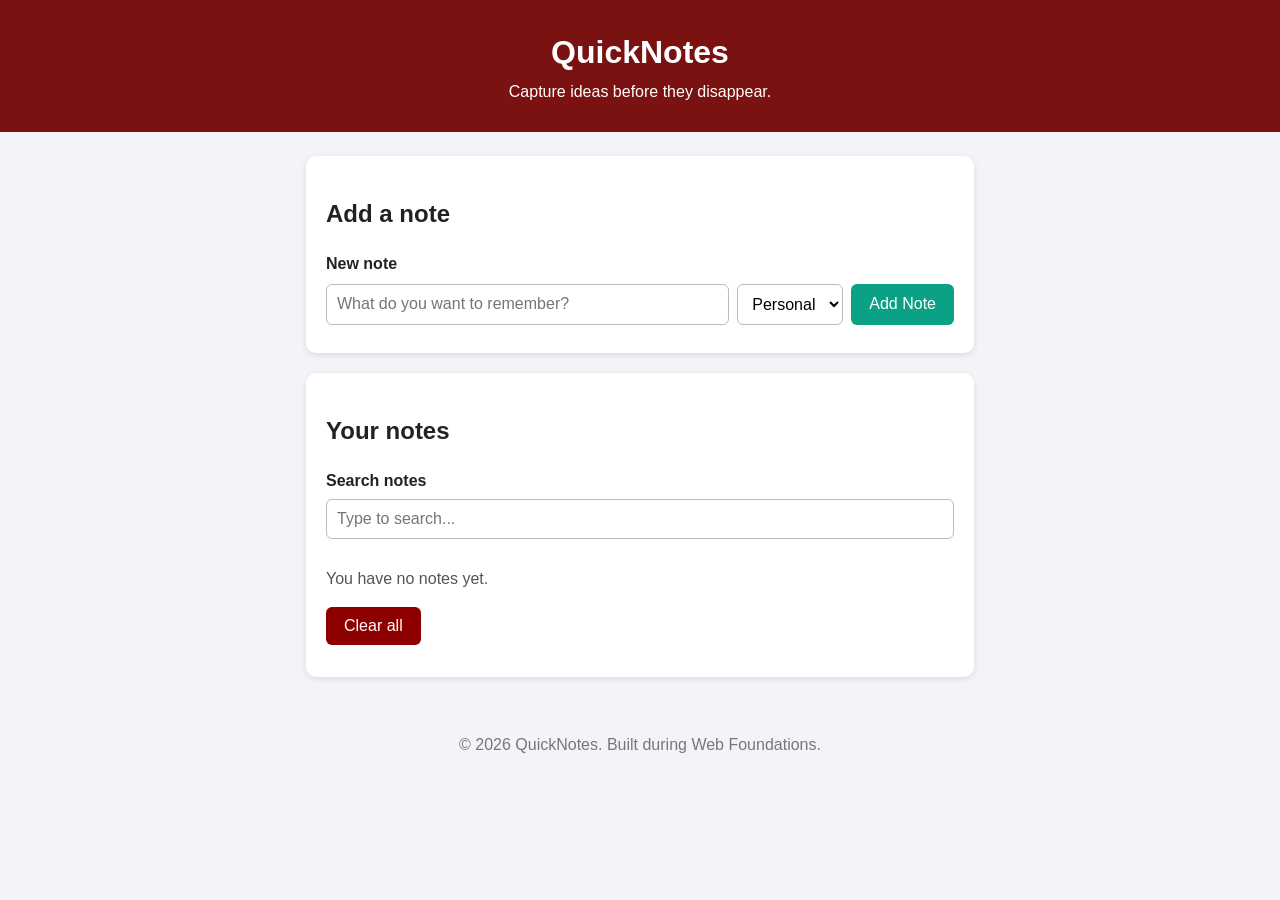
<file: index.html>
<!DOCTYPE html>
<html lang="en">
  <head>
    <meta charset="UTF-8">
    <meta name="viewport" content="width=device-width, initial-scale=1.0">
    <title>QuickNotes</title>
    <link rel="stylesheet" href="style.css">
    <script src="script.js" defer></script>
  </head>
  <body>
    <header>
      <h1>QuickNotes</h1>
      <p>Capture ideas before they disappear.</p>
    </header>

    <main>
      <section>
        <h2>Add a note</h2>
        <form id="note-form">
          <label for="note-input">New note</label>
          <input type="text" id="note-input" placeholder="What do you want to remember?">
          <select id="note-category" aria-label="Category">
            <option value="personal">Personal</option>
            <option value="work">Work</option>
            <option value="study">Study</option>
          </select>
          <button type="submit">Add Note</button>
        </form>
        <p id="error-message"></p>
      </section>

      <section>
        <h2>Your notes</h2>
        <label for="search-input">Search notes</label>
        <input type="text" id="search-input" placeholder="Type to search...">
        <p id="note-count"></p>
        <button id="clear-all" type="button">Clear all</button>
        <ul id="notes-list"></ul>
      </section>
    </main>

    <footer>
      <p>&copy; 2026 QuickNotes. Built during Web Foundations.</p>
    </footer>
  </body>
</html>
</file>
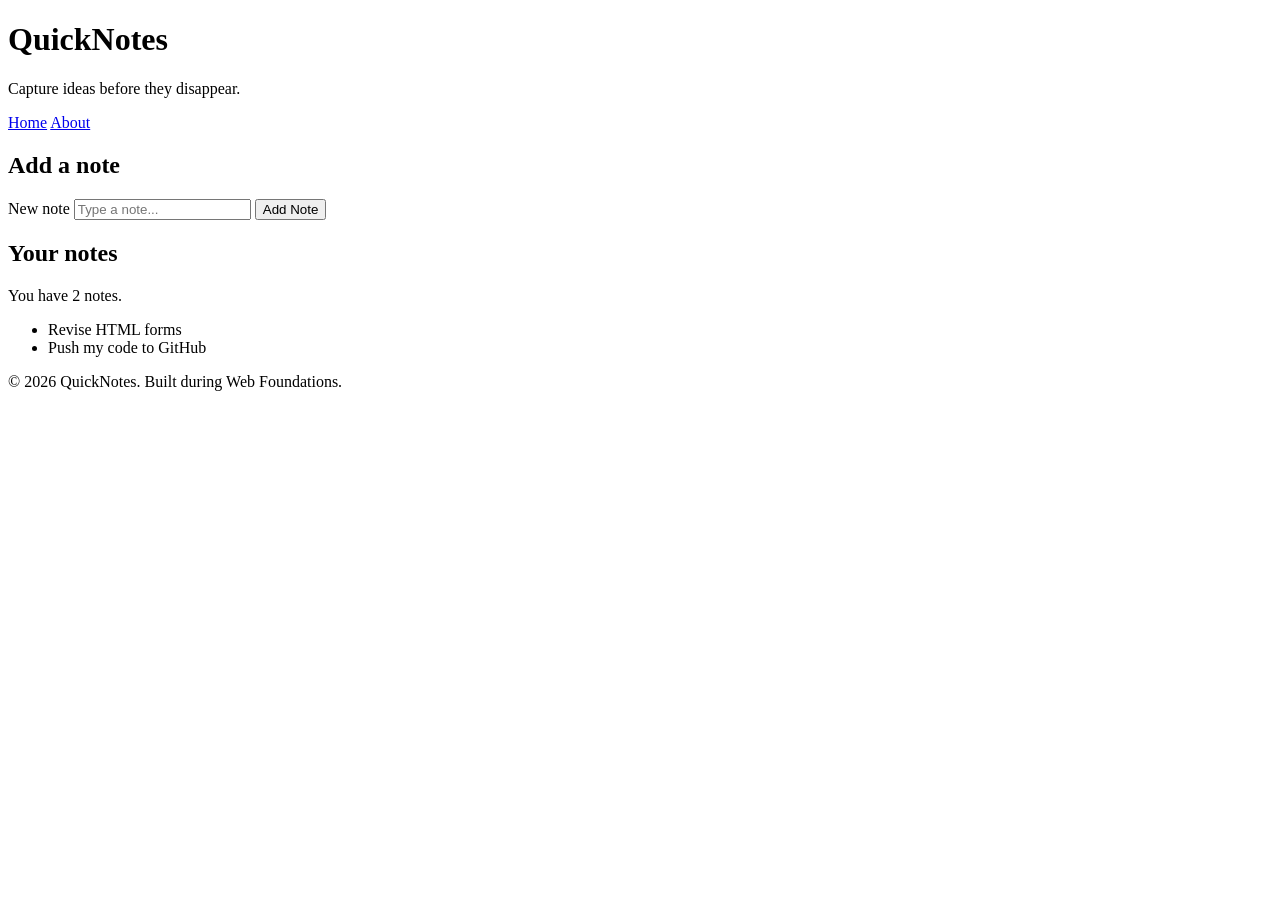
<file: day1/index.html>
<!DOCTYPE html>
<html lang="en">
  <head>
    <meta charset="UTF-8" />
    <meta name="viewport" content="width=device-width, initial-scale=1.0" />
    <title>QuickNotes</title>
  </head>
  <body>
    <header>
      <h1>QuickNotes</h1>
      <p>Capture ideas before they disappear.</p>
      <nav>
        <a href="index.html">Home</a>
        <a href="about.html">About</a>
      </nav>
    </header>

    <main>
      <section>
        <h2>Add a note</h2>
        <form id="note-form">
          <label for="note-input">New note</label>
          <input type="text" id="note-input" placeholder="Type a note..." />
          <button type="submit">Add Note</button>
        </form>
      </section>

      <section>
        <h2>Your notes</h2>
        <p id="note-count">You have 2 notes.</p>
        <ul id="notes-list">
          <li>Revise HTML forms</li>
          <li>Push my code to GitHub</li>
        </ul>
      </section>
    </main>

    <footer>
      <p>&copy; 2026 QuickNotes. Built during Web Foundations.</p>
    </footer>
  </body>
</html>
</file>
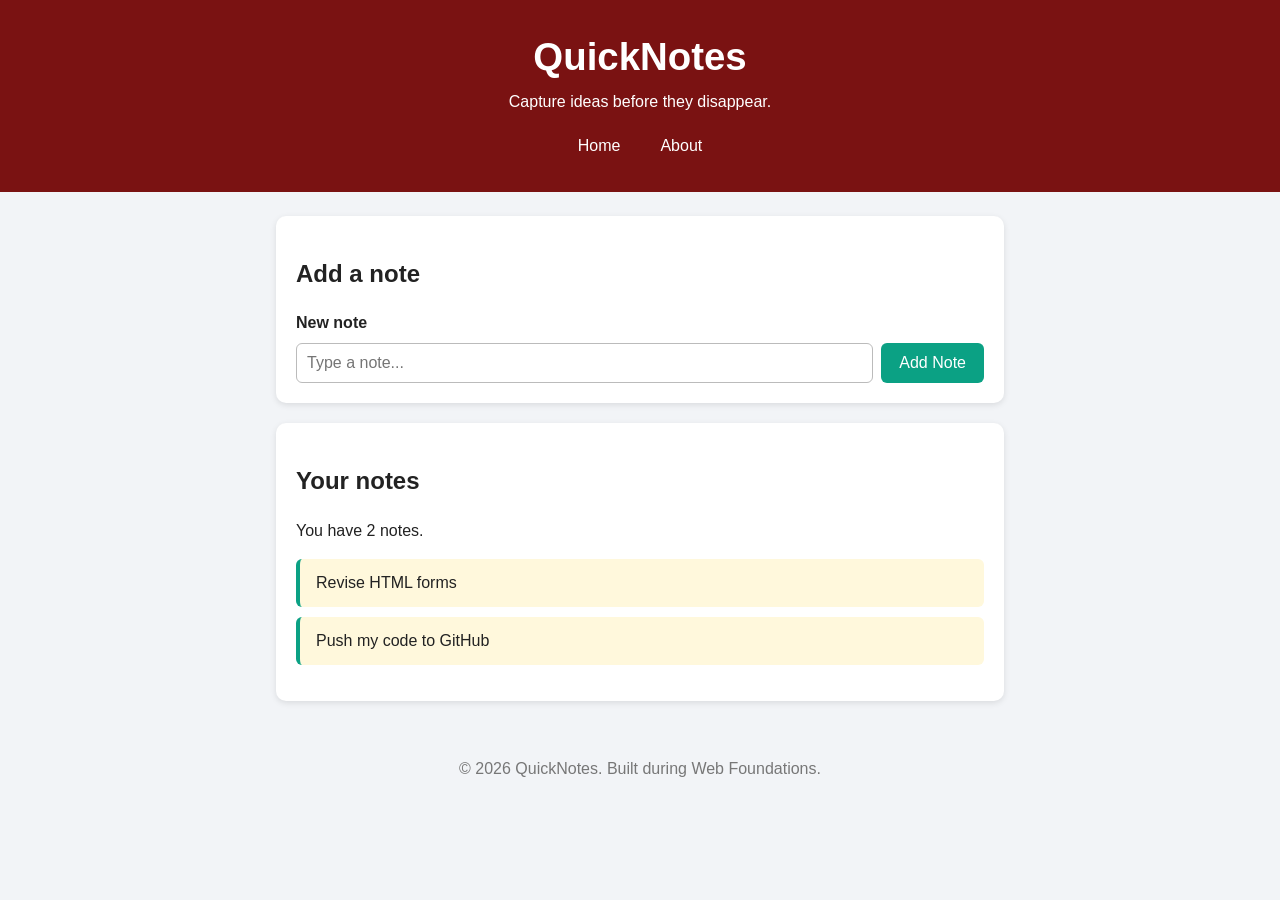
<file: day2/index.html>
<!DOCTYPE html>
<html lang="en">
  <head>
    <meta charset="UTF-8">
    <meta name="viewport" content="width=device-width, initial-scale=1.0">
    <title>QuickNotes</title>
    <link rel="stylesheet" href="style.css">
  </head>
  <body>
    <header>
      <h1>QuickNotes</h1>
      <p>Capture ideas before they disappear.</p>
      <nav>
        <a href="index.html">Home</a>
        <a href="about.html">About</a>
      </nav>
    </header>

    <main>
      <section>
        <h2>Add a note</h2>
        <form id="note-form">
          <label for="note-input">New note</label>
          <input type="text" id="note-input" placeholder="Type a note...">
          <button type="submit">Add Note</button>
        </form>
      </section>

      <section>
        <h2>Your notes</h2>
        <p id="note-count">You have 2 notes.</p>
        <ul id="notes-list">
          <li class="note">Revise HTML forms</li>
          <li class="note">Push my code to GitHub</li>
        </ul>
      </section>
    </main>

    <footer>
      <p>&copy; 2026 QuickNotes. Built during Web Foundations.</p>
    </footer>
  </body>
</html>
</file>
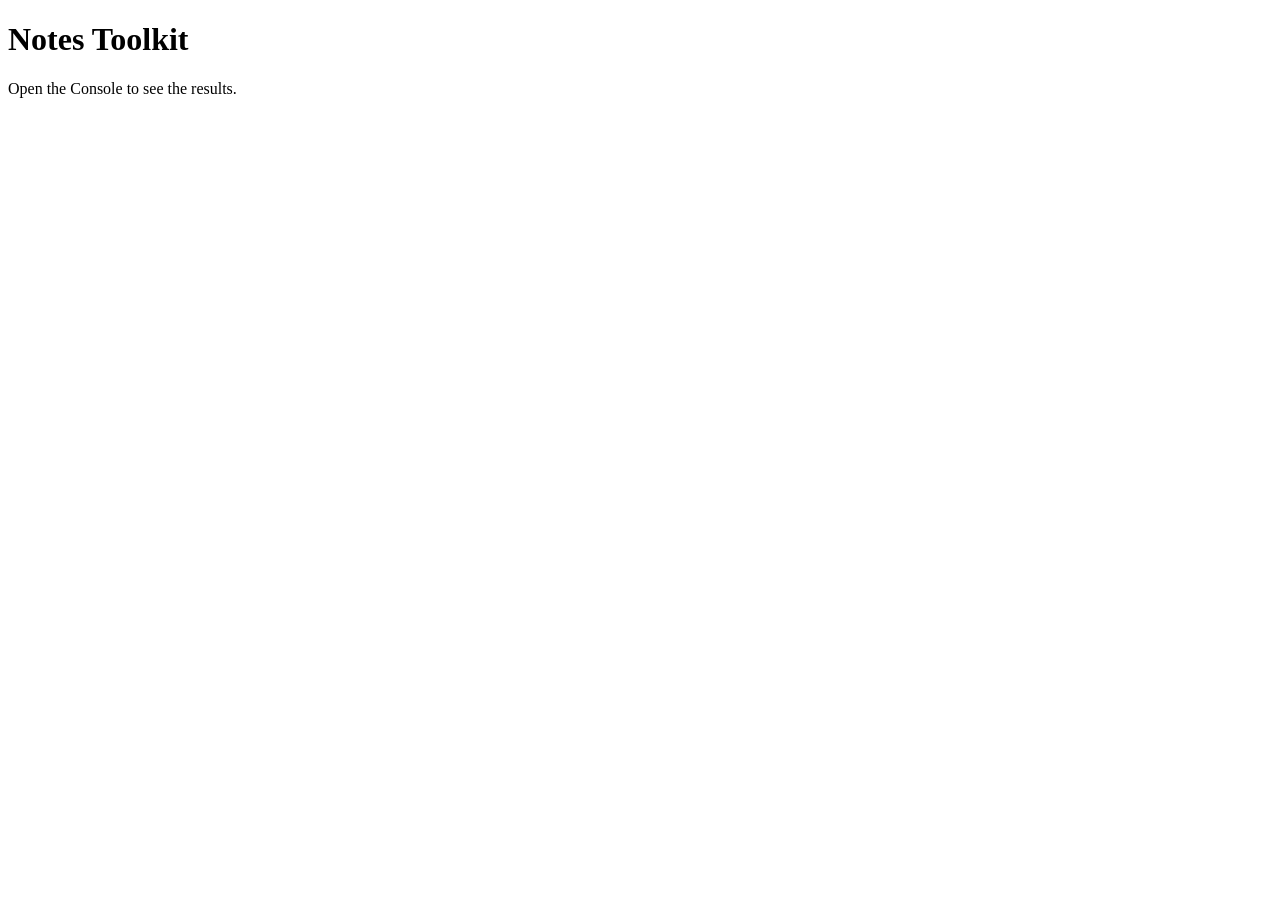
<file: day3/index.html>
<!DOCTYPE html>
<html lang="en">
  <head>
    <meta charset="UTF-8">
    <meta name="viewport" content="width=device-width, initial-scale=1.0">
    <title>Notes Toolkit</title>
    <script src="script.js" defer></script>
  </head>
  <body>
    <h1>Notes Toolkit</h1>
    <p>Open the Console to see the results.</p>
  </body>
</html>
</file>
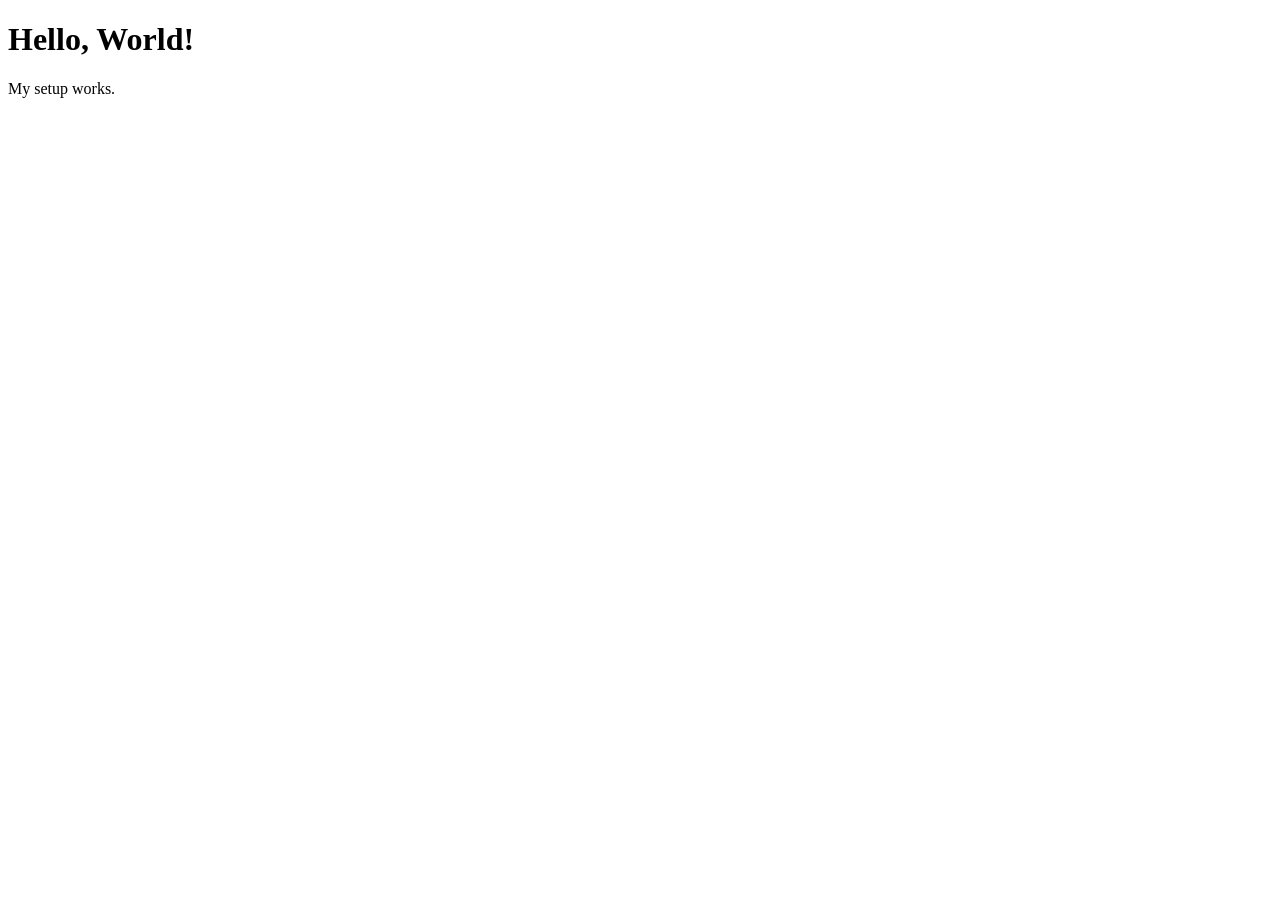
<file: practice/index.html>
<!DOCTYPE html>
<html lang="en">
      <head>
         <meta charset="UTF-8" />
      <title>Setup Test</title>
  </head>
  <body>
      <h1>Hello, World!</h1>
      <p>My setup works.</p>
  </body>
</html>
</file>
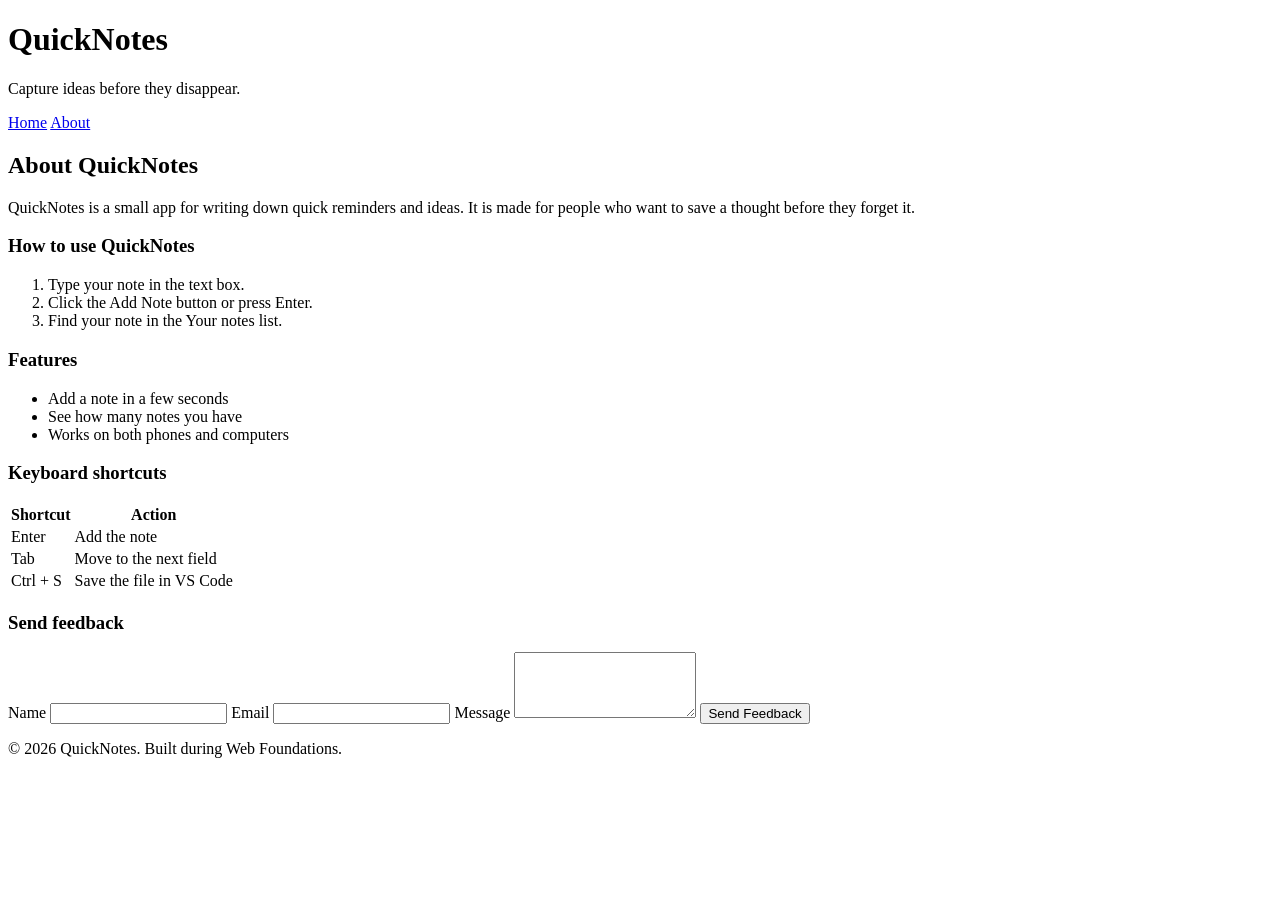
<file: day1/about.html>
<!DOCTYPE html>
<html lang="en">
  <head>
    <meta charset="UTF-8" />
    <meta name="viewport" content="width=device-width, initial-scale=1.0" />
    <title>About QuickNotes</title>
  </head>
  <body>
    <header>
      <h1>QuickNotes</h1>
      <p>Capture ideas before they disappear.</p>
      <nav>
        <a href="index.html">Home</a>
        <a href="about.html">About</a>
      </nav>
    </header>

    <main>
      <h2>About QuickNotes</h2>
      <p>
        QuickNotes is a small app for writing down quick reminders and ideas.
        It is made for people who want to save a thought before they forget it.
      </p>

      <section>
        <h3>How to use QuickNotes</h3>
        <ol>
          <li>Type your note in the text box.</li>
          <li>Click the Add Note button or press Enter.</li>
          <li>Find your note in the Your notes list.</li>
        </ol>
      </section>

      <section>
        <h3>Features</h3>
        <ul>
          <li>Add a note in a few seconds</li>
          <li>See how many notes you have</li>
          <li>Works on both phones and computers</li>
        </ul>
      </section>

      <section>
        <h3>Keyboard shortcuts</h3>
        <table>
          <thead>
            <tr>
              <th>Shortcut</th>
              <th>Action</th>
            </tr>
          </thead>
          <tbody>
            <tr>
              <td>Enter</td>
              <td>Add the note</td>
            </tr>
            <tr>
              <td>Tab</td>
              <td>Move to the next field</td>
            </tr>
            <tr>
              <td>Ctrl + S</td>
              <td>Save the file in VS Code</td>
            </tr>
          </tbody>
        </table>
      </section>

      <section>
        <h3>Send feedback</h3>
        <form id="feedback-form">
          <label for="name">Name</label>
          <input type="text" id="name" name="name" required />

          <label for="email">Email</label>
          <input type="email" id="email" name="email" required />

          <label for="message">Message</label>
          <textarea id="message" name="message" rows="4" required></textarea>

          <button type="submit">Send Feedback</button>
        </form>
      </section>
    </main>

    <footer>
      <p>&copy; 2026 QuickNotes. Built during Web Foundations.</p>
    </footer>
  </body>
</html>
</file>
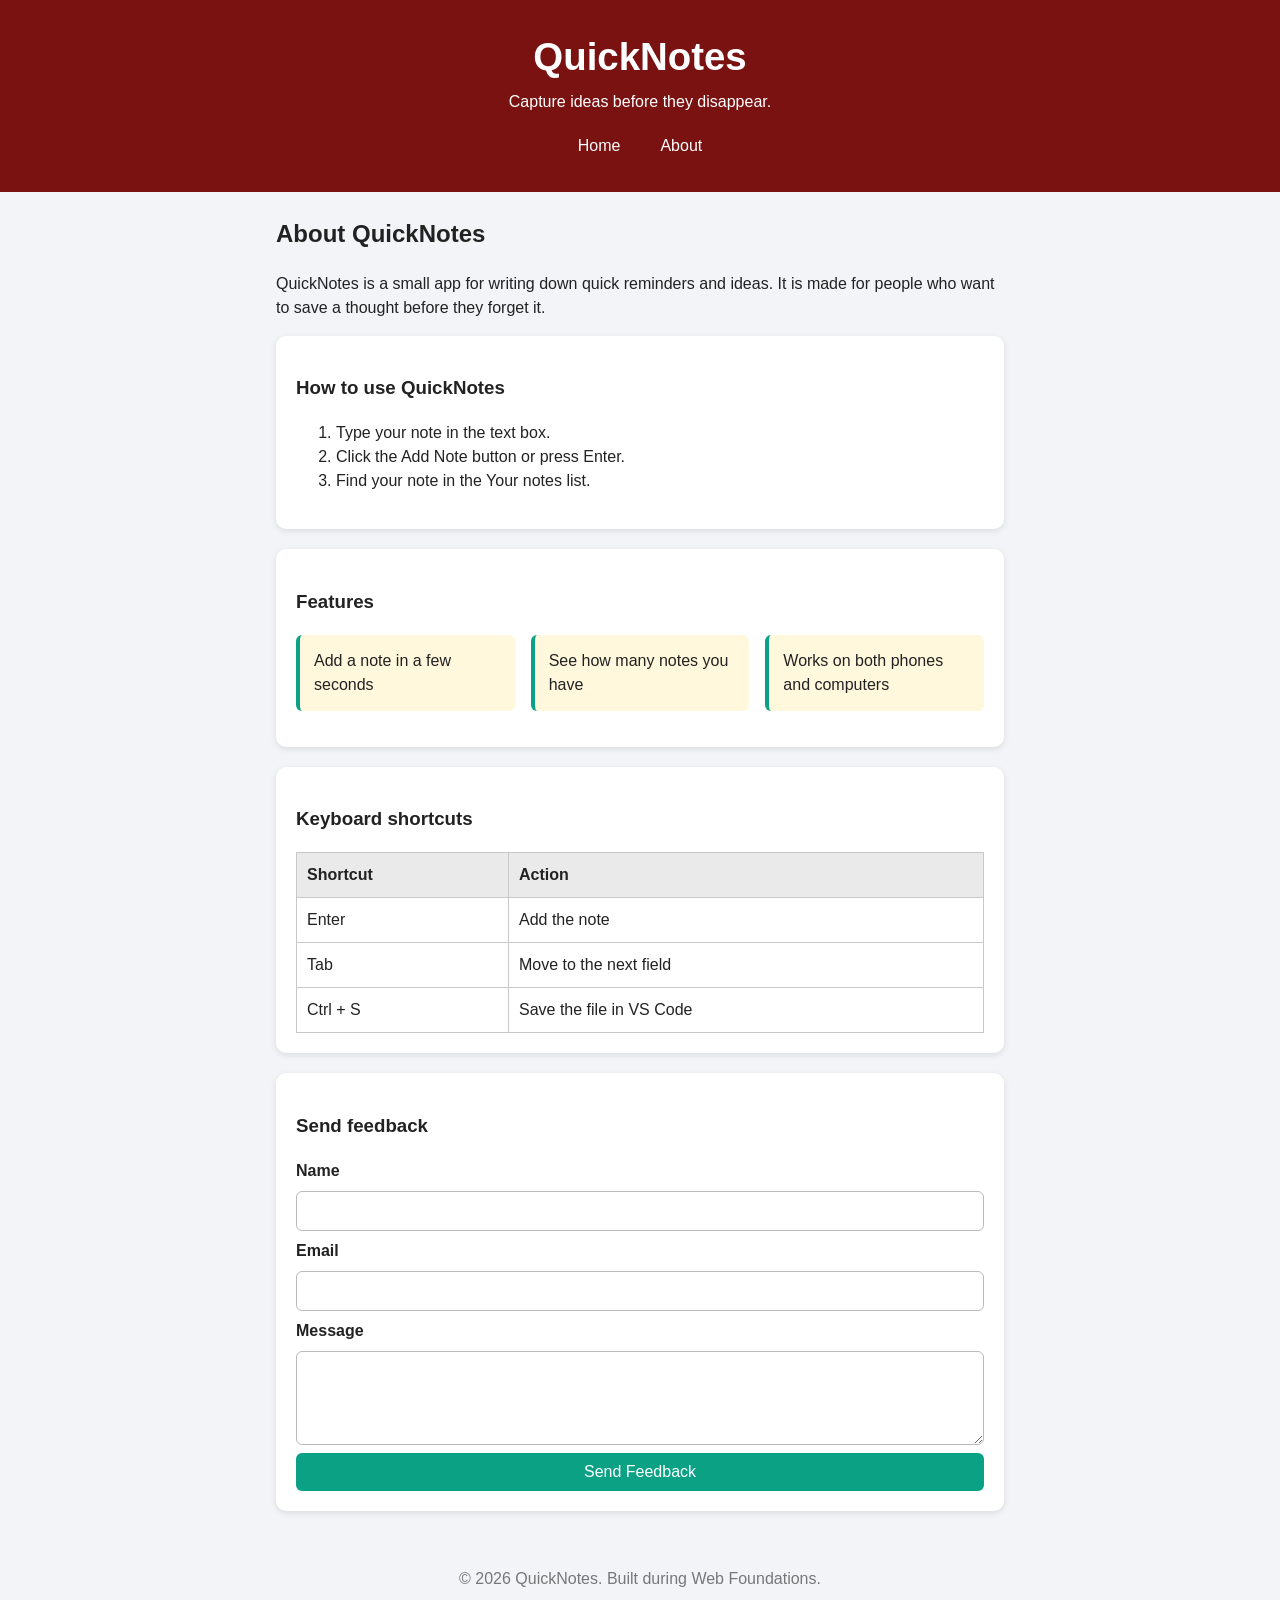
<file: day2/about.html>
<!DOCTYPE html>
<html lang="en">
  <head>
    <meta charset="UTF-8">
    <meta name="viewport" content="width=device-width, initial-scale=1.0">
    <title>About QuickNotes</title>
    <link rel="stylesheet" href="style.css">
  </head>
  <body>
    <header>
      <h1>QuickNotes</h1>
      <p>Capture ideas before they disappear.</p>
      <nav>
        <a href="index.html">Home</a>
        <a href="about.html">About</a>
      </nav>
    </header>

    <main>
      <h2>About QuickNotes</h2>
      <p>
        QuickNotes is a small app for writing down quick reminders and ideas.
        It is made for people who want to save a thought before they forget it.
      </p>

      <section>
        <h3>How to use QuickNotes</h3>
        <ol>
          <li>Type your note in the text box.</li>
          <li>Click the Add Note button or press Enter.</li>
          <li>Find your note in the Your notes list.</li>
        </ol>
      </section>

      <section>
        <h3>Features</h3>
        <ul class="features">
          <li>Add a note in a few seconds</li>
          <li>See how many notes you have</li>
          <li>Works on both phones and computers</li>
        </ul>
      </section>

      <section>
        <h3>Keyboard shortcuts</h3>
        <table>
          <thead>
            <tr>
              <th>Shortcut</th>
              <th>Action</th>
            </tr>
          </thead>
          <tbody>
            <tr>
              <td>Enter</td>
              <td>Add the note</td>
            </tr>
            <tr>
              <td>Tab</td>
              <td>Move to the next field</td>
            </tr>
            <tr>
              <td>Ctrl + S</td>
              <td>Save the file in VS Code</td>
            </tr>
          </tbody>
        </table>
      </section>

      <section>
        <h3>Send feedback</h3>
        <form id="feedback-form">
          <label for="name">Name</label>
          <input type="text" id="name" name="name" required>

          <label for="email">Email</label>
          <input type="email" id="email" name="email" required>

          <label for="message">Message</label>
          <textarea id="message" name="message" rows="4" required></textarea>

          <button type="submit">Send Feedback</button>
        </form>
      </section>
    </main>

    <footer>
      <p>&copy; 2026 QuickNotes. Built during Web Foundations.</p>
    </footer>
  </body>
</html>
</file>
<file: style.css>
/* reset, so padding and borders don't change the size I set */
*,
*::before,
*::after {
  box-sizing: border-box;
}

body {
  margin: 0;
  font-family: "Segoe UI", Arial, sans-serif;
  background-color: #f2f4f7;
  color: #222;
  line-height: 1.5;
}

/* ---------- header ---------- */
header {
  background-color: #7a1212;
  color: white;
  text-align: center;
  padding: 28px 16px;
}

header h1 {
  margin: 0 0 4px;
}

header p {
  margin: 0;
}

/* ---------- main area ---------- */
main {
  max-width: 700px;
  margin: 24px auto;
  padding: 0 16px;
}

section {
  background-color: white;
  padding: 20px;
  margin-bottom: 20px;
  border-radius: 10px;
  box-shadow: 0 2px 6px rgba(0, 0, 0, 0.1);
}

/* ---------- the form ---------- */
#note-form {
  display: flex;
  flex-wrap: wrap;
  gap: 8px;
}

#note-form label,
label[for="search-input"] {
  display: block;
  width: 100%;
  font-weight: bold;
}

#note-input {
  flex: 1;
  min-width: 180px;
  padding: 10px;
  border: 1px solid #bbb;
  border-radius: 6px;
  font-size: 1rem;
}

#note-category {
  padding: 10px;
  border: 1px solid #bbb;
  border-radius: 6px;
  font-size: 1rem;
  background-color: white;
}

/* the red error text under the form */
#error-message {
  color: #c0141c;
  margin: 8px 0 0;
}

/* ---------- search and count ---------- */
#search-input {
  width: 100%;
  padding: 10px;
  margin: 6px 0 12px;
  border: 1px solid #bbb;
  border-radius: 6px;
  font-size: 1rem;
}

#note-count {
  color: #555;
}

/* ---------- buttons ---------- */
button {
  background-color: #0ba184;
  color: white;
  border: none;
  padding: 10px 18px;
  border-radius: 6px;
  font-size: 1rem;
  cursor: pointer;
}

button:hover {
  background-color: #088a70;
}

.delete-btn {
  background-color: #8e0000;
  padding: 6px 12px;
  font-size: 0.85rem;
}

.delete-btn:hover {
  background-color: #6b0000;
}

/* ---------- note cards ---------- */
#notes-list {
  list-style: none;
  padding: 0;
  margin: 0;
}

.note-card {
  display: flex;
  justify-content: space-between;
  align-items: center;
  gap: 12px;
  background-color: #fffdf3;
  border: 1px solid #e4e0cc;
  border-left: 5px solid #888;
  border-radius: 8px;
  padding: 12px 16px;
  margin-bottom: 10px;
}

.note-text {
  margin: 0 0 4px;
  overflow-wrap: anywhere;
}

.note-meta {
  margin: 0;
  font-size: 0.85rem;
  color: #666;
  display: flex;
  flex-wrap: wrap;
  gap: 8px;
}

.category-label {
  font-weight: bold;
}

/* a different colour for each category */
.category-personal {
  border-left-color: #0ba184;
}

.category-personal .category-label {
  color: #0ba184;
}

.category-work {
  border-left-color: #8e0000;
}

.category-work .category-label {
  color: #8e0000;
}

.category-study {
  border-left-color: #1f5fbf;
}

.category-study .category-label {
  color: #1f5fbf;
}

/* the "no notes match" message */
.empty-message {
  color: #666;
  font-style: italic;
  padding: 8px 0;
}

/* ---------- footer ---------- */
footer {
  text-align: center;
  color: #777;
  padding: 16px;
}

/* the clear all button */
#clear-all {
  background-color: #8e0000;
  margin-bottom: 12px;
}

#clear-all:hover {
  background-color: #6b0000;
}

/* ---------- small screens ---------- */
@media (max-width: 600px) {
  header h1 {
    font-size: 1.6rem;
  }

  /* stack the form one thing under the other */
  #note-form {
    flex-direction: column;
  }

  .note-card {
    flex-direction: column;
    align-items: flex-start;
  }
}
</file>
<file: day2/style.css>
/* reset, so padding and borders don't make boxes bigger than I set */
*,
*::before,
*::after {
  box-sizing: border-box;
}

body {
  margin: 0;
  font-family: "Segoe UI", Arial, sans-serif;
  background-color: #f2f4f7;
  color: #222;
  line-height: 1.5;
}

/* ---------- header ---------- */
header {
  background-color: #7a1212;
  color: white;
  text-align: center;
  padding: 28px 16px;
}

header h1 {
  margin: 0 0 4px;
  font-size: 2.4rem;
}

header p {
  margin: 0;
}

/* ---------- nav (flexbox) ---------- */
nav {
  display: flex;
  justify-content: center;
  gap: 16px;
  margin-top: 14px;
}

nav a {
  color: white;
  text-decoration: none;
  padding: 6px 12px;
  border-radius: 6px;
  transition: background-color 0.2s ease;
}

nav a:hover {
  background-color: rgba(255, 255, 255, 0.25);
}

/* ---------- main content ---------- */
/* centred, and not too wide on big screens */
main {
  max-width: 760px;
  margin: 24px auto;
  padding: 0 16px;
}

/* each section looks like a white card */
section {
  background-color: white;
  padding: 20px;
  margin-bottom: 20px;
  border-radius: 10px;
  box-shadow: 0 2px 6px rgba(0, 0, 0, 0.1);
}

/* ---------- features (grid) ---------- */
.features {
  display: grid;
  grid-template-columns: repeat(auto-fit, minmax(180px, 1fr));
  gap: 16px;
  list-style: none;
  padding: 0;
}

.features li {
  background-color: #fff8dc;
  border-left: 4px solid #0ba184;
  padding: 14px;
  border-radius: 6px;
}

/* ---------- shortcuts table ---------- */
table {
  width: 100%;
  border-collapse: collapse;
}

th,
td {
  border: 1px solid #c8c8c8;
  padding: 10px;
  text-align: left;
}

th {
  background-color: #eaeaea;
}

/* ---------- feedback form, one field under the other ---------- */
#feedback-form {
  display: flex;
  flex-direction: column;
  gap: 8px;
}

#feedback-form label {
  font-weight: bold;
}

#feedback-form input,
#feedback-form textarea {
  width: 100%;
  padding: 10px;
  border: 1px solid #bbb;
  border-radius: 6px;
  font-family: inherit;
  font-size: 1rem;
}

/* ---------- buttons ---------- */
button {
  background-color: #0ba184;
  color: white;
  border: none;
  padding: 10px 18px;
  border-radius: 6px;
  font-size: 1rem;
  cursor: pointer;
  transition: background-color 0.2s ease, transform 0.2s ease;
}

button:hover {
  background-color: #088a70;
  transform: translateY(-2px);
}

/* ---------- home page: add-note form and the notes ---------- */
#note-form {
  display: flex;
  flex-wrap: wrap;
  gap: 8px;
}

#note-form label {
  width: 100%;
  font-weight: bold;
}

#note-input {
  flex: 1;
  padding: 10px;
  border: 1px solid #bbb;
  border-radius: 6px;
  font-size: 1rem;
}

#notes-list {
  list-style: none;
  padding: 0;
}

.note {
  background-color: #fff8dc;
  border-left: 4px solid #0ba184;
  padding: 12px 16px;
  margin-bottom: 10px;
  border-radius: 6px;
}

/* ---------- footer ---------- */
footer {
  text-align: center;
  color: #777;
  padding: 16px;
}

/* ---------- small screens ---------- */
@media (max-width: 600px) {
  header {
    padding: 16px 12px;
  }

  header h1 {
    font-size: 1.6rem;
  }

  #note-form {
    flex-direction: column;
  }
}
</file>
